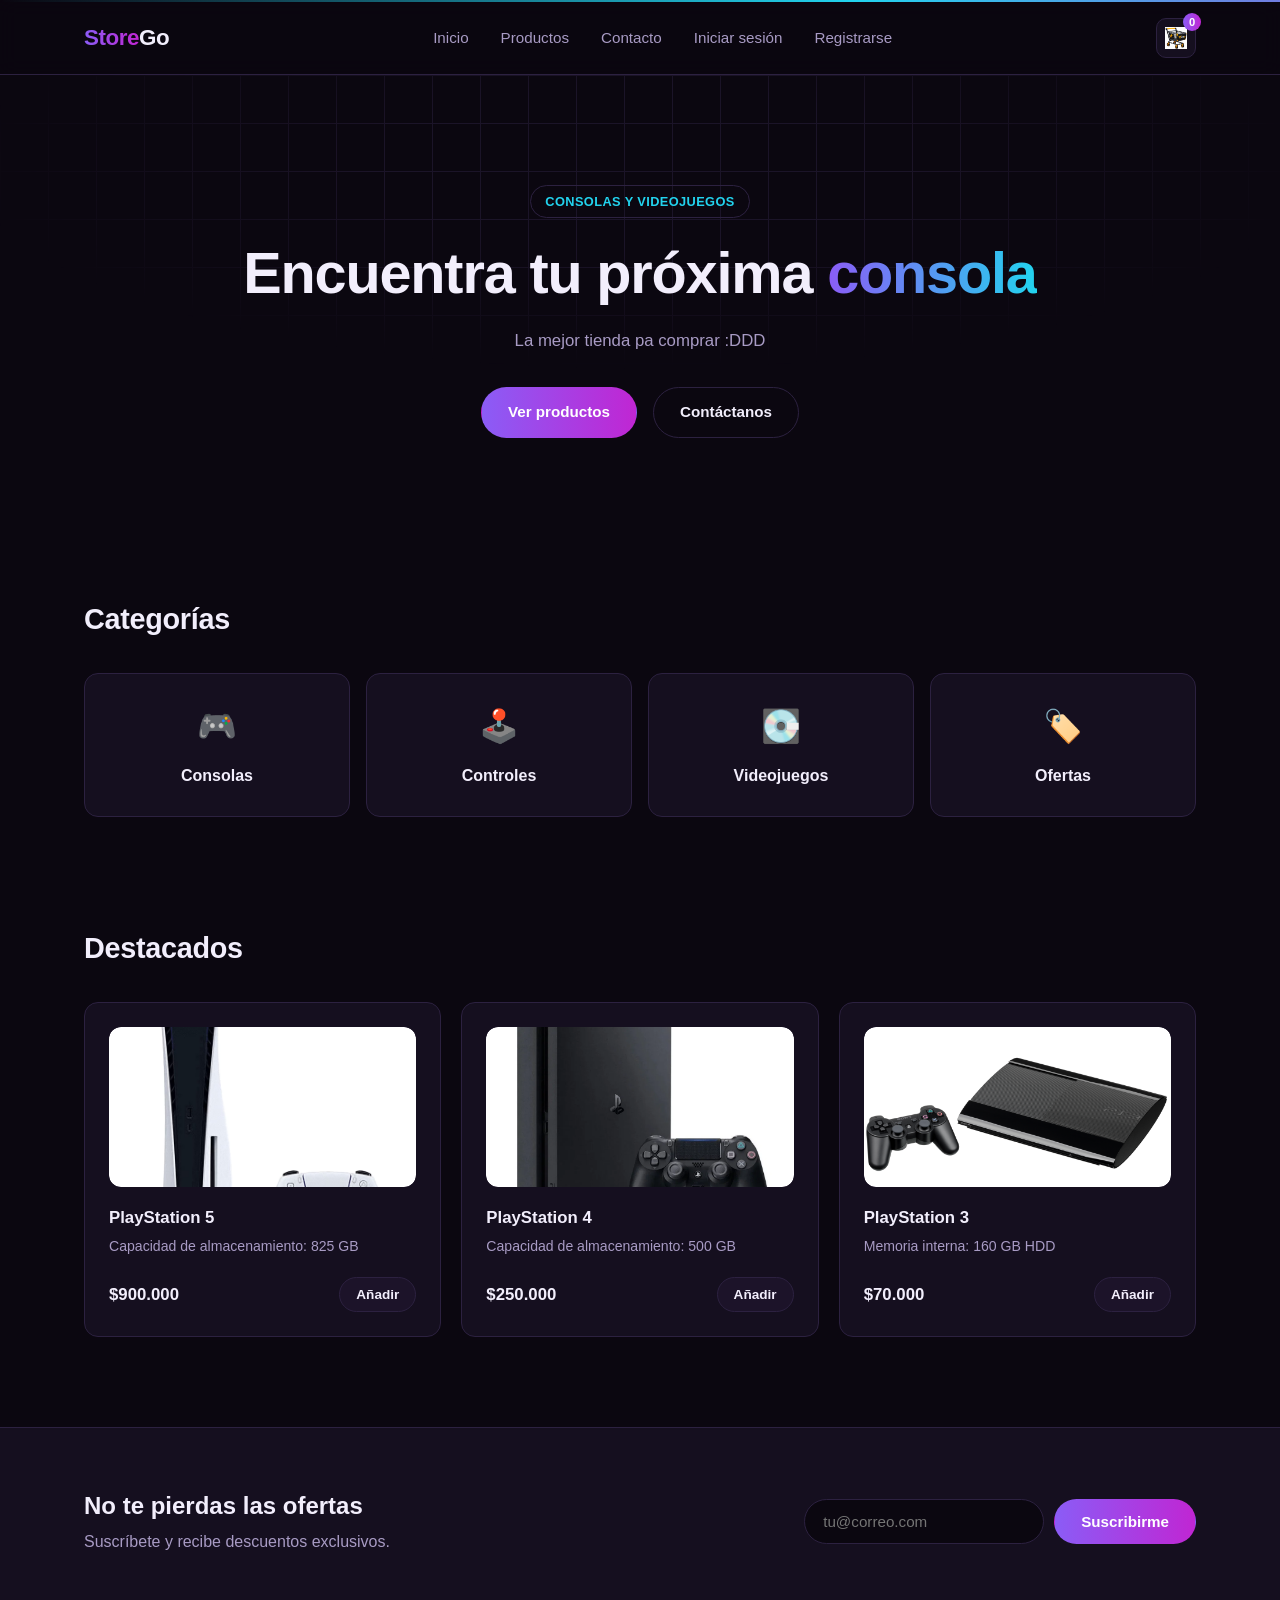
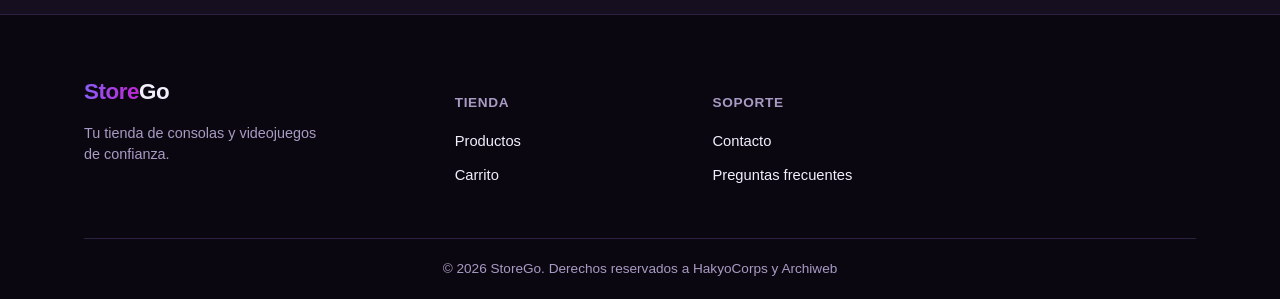
<file: index.html>
<!DOCTYPE html>
<html lang="es">
<head>
<meta charset="utf-8">
<meta name="viewport" content="width=device-width, initial-scale=1">
<title>StoreGo | Inicio</title>
<link rel="stylesheet" href="style.css">
</head>
<body>

<header class="site-header">
  <div class="scan-line"></div>
  <div class="container header-inner">
    <a href="index.html" class="logo"><span>Store</span>Go</a>
    <nav class="nav" id="mainNav">
      <a href="index.html">Inicio</a>
      <a href="productos.html">Productos</a>
      <a href="contacto.html">Contacto</a>
    </nav>
    <div class="header-actions">
      <a href="carrito.html" class="icon-btn" aria-label="Carrito">
        <img src="img/carrito_vacio.png" alt="Carrito" class="cart-icon-img" id="cartIcon">
        <span class="cart-count" id="cartCount">0</span>
      </a>
      <button class="icon-btn" id="menuToggle" aria-label="Abrir menú">
        <span class="bar"></span>
        <span class="bar"></span>
        <span class="bar"></span>
      </button>
    </div>
  </div>
</header>

<section class="hero">
  <div class="hero-grid"></div>
  <div class="container hero-inner">
    <span class="eyebrow">CONSOLAS Y VIDEOJUEGOS</span>
    <h1>Encuentra tu próxima <span class="grad-text">consola</span></h1>
    <p class="hero-copy">La mejor tienda pa comprar :DDD</p>
    <div class="hero-actions">
      <a href="productos.html" class="btn btn-primary">Ver productos</a>
      <a href="contacto.html" class="btn btn-ghost">Contáctanos</a>
    </div>
  </div>
</section>

<section class="categories">
  <div class="container">
    <h2 class="section-title">Categorías</h2>
    <div class="cat-grid">
      <div class="cat-card">
        <span class="cat-icon">🎮</span>
        <h3>Consolas</h3>
      </div>
      <div class="cat-card">
        <span class="cat-icon">🕹️</span>
        <h3>Controles</h3>
      </div>
      <div class="cat-card">
        <span class="cat-icon">💽</span>
        <h3>Videojuegos</h3>
      </div>
      <div class="cat-card">
        <span class="cat-icon">🏷️</span>
        <h3>Ofertas</h3>
      </div>
    </div>
  </div>
</section>

<section class="products">
  <div class="container">
    <h2 class="section-title">Destacados</h2>
    <div class="product-grid" id="featuredGrid"></div>
  </div>
</section>

<section class="newsletter">
  <div class="container newsletter-inner">
    <div>
      <h2>No te pierdas las ofertas</h2>
      <p>Suscríbete y recibe descuentos exclusivos.</p>
    </div>
    <form class="newsletter-form" id="newsletterForm">
      <input type="email" id="newsletterEmail" placeholder="tu@correo.com" required>
      <button type="submit" class="btn btn-primary">Suscribirme</button>
    </form>
  </div>
</section>

<footer class="site-footer">
  <div class="container">
    <div class="footer-grid">
      <div class="footer-brand">
        <div class="logo"><span>Store</span>Go</div>
        <p>Tu tienda de consolas y videojuegos de confianza.</p>
      </div>
      <div class="footer-col">
        <h4>Tienda</h4>
        <a href="productos.html">Productos</a>
        <a href="carrito.html">Carrito</a>
      </div>
      <div class="footer-col">
        <h4>Soporte</h4>
        <a href="contacto.html">Contacto</a>
        <a href="#">Preguntas frecuentes</a>
      </div>
    </div>
    <div class="footer-bottom">© 2026 StoreGo. Derechos reservados a HakyoCorps y Archiweb</div>
  </div>
</footer>

<div class="toast" id="toast"></div>

<script src="script.js"></script>
</body>
</html>
</file>
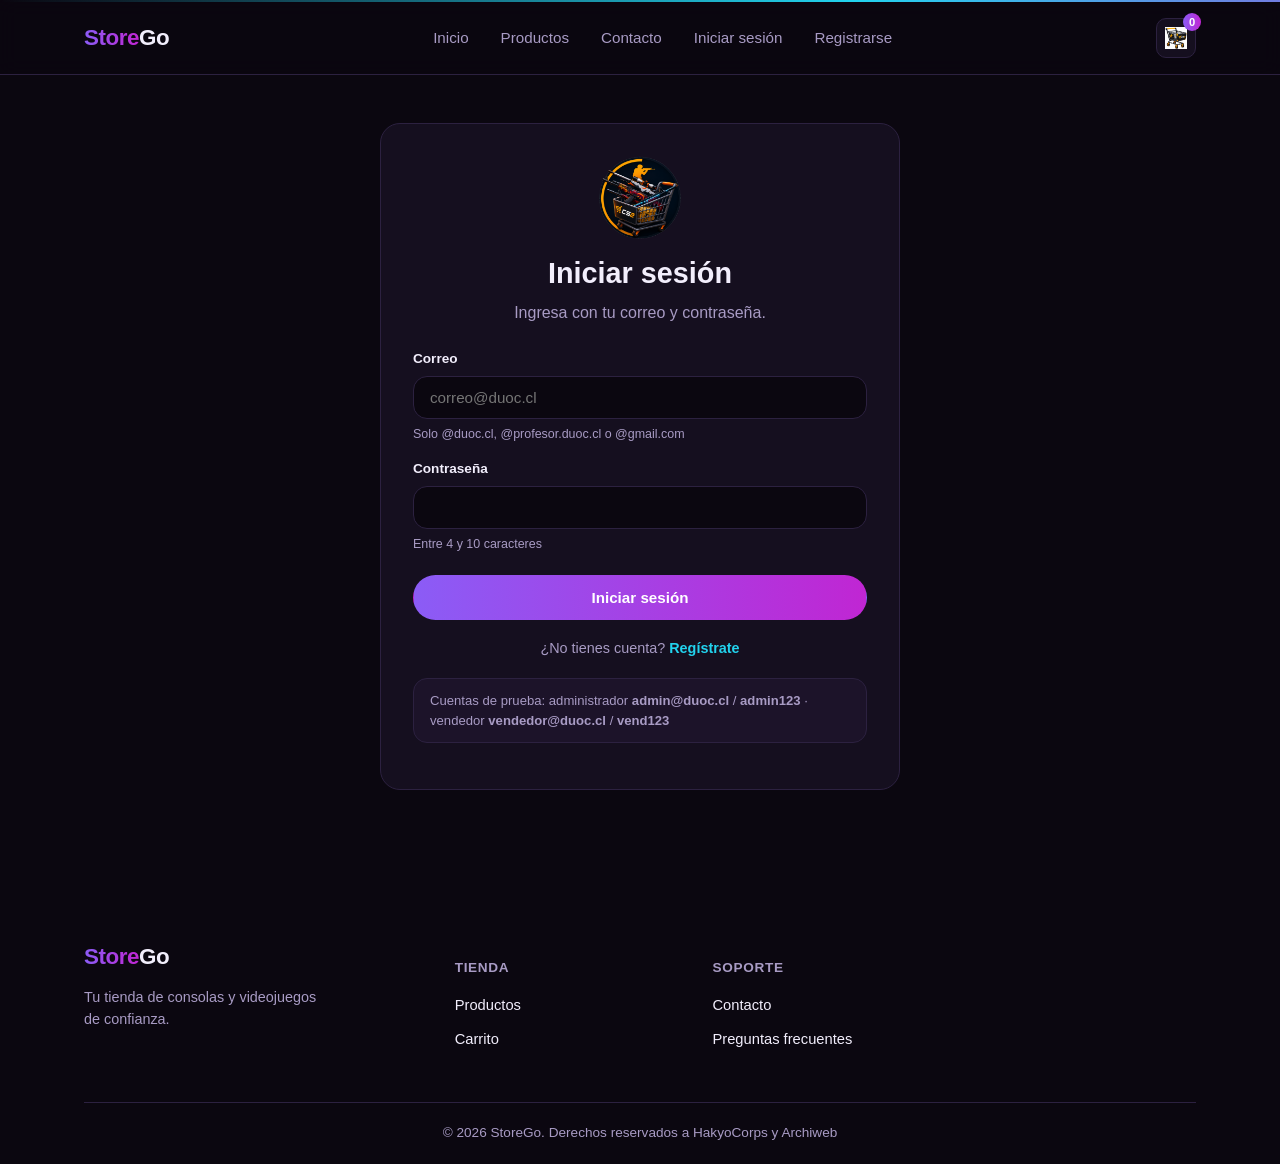
<file: admin-usuario-nuevo.html>
<!DOCTYPE html>
<html lang="es">
<head>
<meta charset="utf-8">
<meta name="viewport" content="width=device-width, initial-scale=1">
<title>StoreGo | Nuevo usuario</title>
<link rel="stylesheet" href="style.css">
</head>
<body class="admin-page" data-require-role="admin" hidden>

<aside class="admin-side">
  <a href="admin.html" class="logo"><span>Store</span>Go</a>
  <a href="admin.html">Dashboard</a>
  <a href="#" class="disabled" aria-disabled="true">Productos (próximamente)</a>
  <a href="#" class="disabled" aria-disabled="true" data-roles="admin">Usuarios (próximamente)</a>
  <a href="admin-usuario-nuevo.html" data-roles="admin" class="active">Nuevo usuario</a>
  <a href="index.html">Ver tienda</a>
  <div class="spacer"></div>
  <a href="#" id="logoutBtn">Cerrar sesión</a>
</aside>

<main class="admin-main">
  <h1>Nuevo usuario</h1>
  <form class="auth-card wide" id="registerForm" novalidate>
    <div class="form-grid">
      <div class="form-field">
        <label for="run">RUN</label>
        <input type="text" id="run" name="run" autocomplete="off">
        <small class="field-hint">Sin puntos ni guion, de 7 a 9 caracteres. Ej: 111111111</small>
        <small class="field-error" id="run-error"></small>
      </div>
      <div class="form-field">
        <label for="fechaNacimiento">Fecha de nacimiento (opcional)</label>
        <input type="date" id="fechaNacimiento" name="fechaNacimiento">
        <small class="field-error" id="fechaNacimiento-error"></small>
      </div>
      <div class="form-field">
        <label for="nombre">Nombre</label>
        <input type="text" id="nombre" name="nombre" autocomplete="given-name">
        <small class="field-error" id="nombre-error"></small>
      </div>
      <div class="form-field">
        <label for="apellidos">Apellidos</label>
        <input type="text" id="apellidos" name="apellidos" autocomplete="family-name">
        <small class="field-error" id="apellidos-error"></small>
      </div>
      <div class="form-field">
        <label for="email">Correo</label>
        <input type="email" id="email" name="email" placeholder="correo@duoc.cl" autocomplete="email">
        <small class="field-hint">Solo @duoc.cl, @profesor.duoc.cl o @gmail.com</small>
        <small class="field-error" id="email-error"></small>
      </div>
      <div class="form-field">
        <label for="emailConfirm">Confirmar correo</label>
        <input type="email" id="emailConfirm" name="emailConfirm" autocomplete="off">
        <small class="field-error" id="emailConfirm-error"></small>
      </div>
      <div class="form-field">
        <label for="password">Contraseña</label>
        <input type="password" id="password" name="password" autocomplete="new-password">
        <small class="field-hint">Entre 4 y 10 caracteres</small>
        <small class="field-error" id="password-error"></small>
      </div>
      <div class="form-field">
        <label for="passwordConfirm">Confirmar contraseña</label>
        <input type="password" id="passwordConfirm" name="passwordConfirm" autocomplete="new-password">
        <small class="field-error" id="passwordConfirm-error"></small>
      </div>
      <div class="form-field">
        <label for="telefono">Teléfono (opcional)</label>
        <input type="tel" id="telefono" name="telefono" placeholder="+56912345678">
        <small class="field-error" id="telefono-error"></small>
      </div>
      <div class="form-field full">
        <label for="tipoUsuario">Tipo de usuario</label>
        <select id="tipoUsuario" name="tipoUsuario">
          <option value="">-- Seleccione el tipo --</option>
          <option value="admin">Administrador</option>
          <option value="cliente">Cliente</option>
          <option value="vendedor">Vendedor</option>
        </select>
        <small class="field-error" id="tipoUsuario-error"></small>
      </div>
      <div class="form-field">
        <label for="region">Región</label>
        <select id="region" name="region"></select>
        <small class="field-error" id="region-error"></small>
      </div>
      <div class="form-field">
        <label for="comuna">Comuna</label>
        <select id="comuna" name="comuna"></select>
        <small class="field-error" id="comuna-error"></small>
      </div>
      <div class="form-field full">
        <label for="direccion">Dirección</label>
        <input type="text" id="direccion" name="direccion" autocomplete="street-address">
        <small class="field-hint">Máximo 300 caracteres</small>
        <small class="field-error" id="direccion-error"></small>
      </div>
    </div>
    <div class="auth-actions">
      <button type="submit" class="btn btn-primary">Registrar</button>
    </div>
  </form>
</main>

<div class="toast" id="toast"></div>
<script src="script.js"></script>
</body>
</html>
</file>
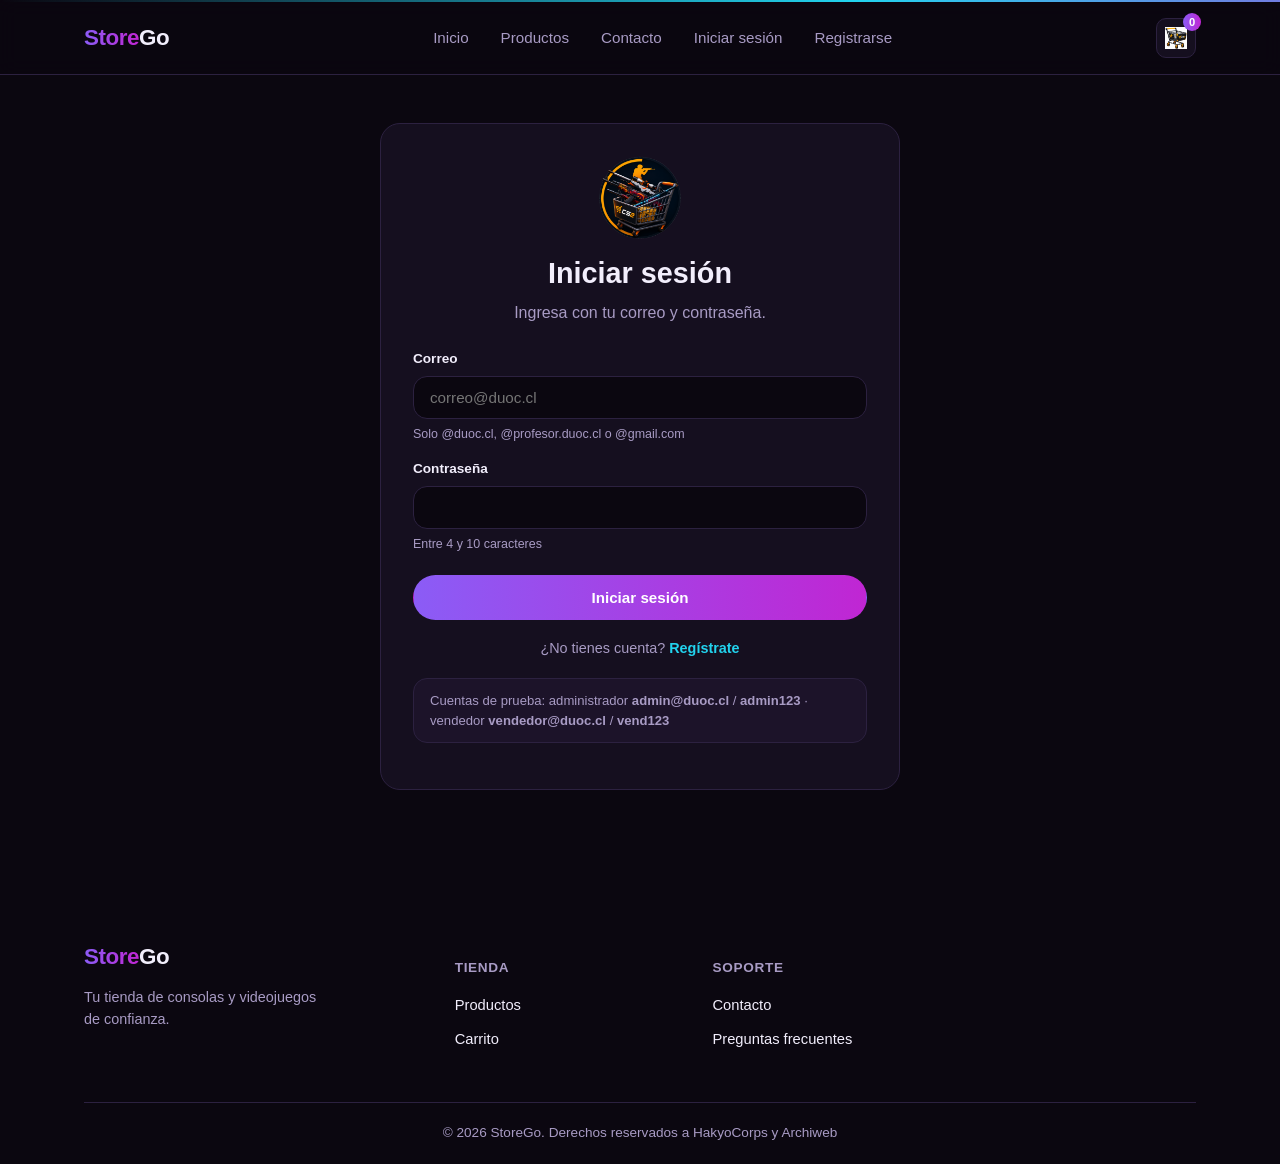
<file: admin.html>
<!DOCTYPE html>
<html lang="es">
<head>
<meta charset="utf-8">
<meta name="viewport" content="width=device-width, initial-scale=1">
<title>StoreGo | Administrador</title>
<link rel="stylesheet" href="style.css">
</head>
<body class="admin-page" data-require-role="admin,vendedor" hidden>

<aside class="admin-side">
  <a href="admin.html" class="logo"><span>Store</span>Go</a>
  <a href="admin.html" class="active">Dashboard</a>
  <a href="#" class="disabled" aria-disabled="true">Productos (próximamente)</a>
  <a href="#" class="disabled" aria-disabled="true" data-roles="admin">Usuarios (próximamente)</a>
  <a href="admin-usuario-nuevo.html" data-roles="admin">Nuevo usuario</a>
  <a href="index.html">Ver tienda</a>
  <div class="spacer"></div>
  <a href="#" id="logoutBtn">Cerrar sesión</a>
</aside>

<main class="admin-main">
  <h1>¡HOLA <span data-user-name></span>!</h1>
  <span class="role-badge" data-user-role></span>
  <div class="stat-grid">
    <div class="stat-card"><strong id="statProducts">0</strong><span>Productos en la tienda</span></div>
    <div class="stat-card"><strong id="statUsers">0</strong><span>Usuarios registrados</span></div>
  </div>
</main>

<div class="toast" id="toast"></div>
<script src="script.js"></script>
</body>
</html>
</file>
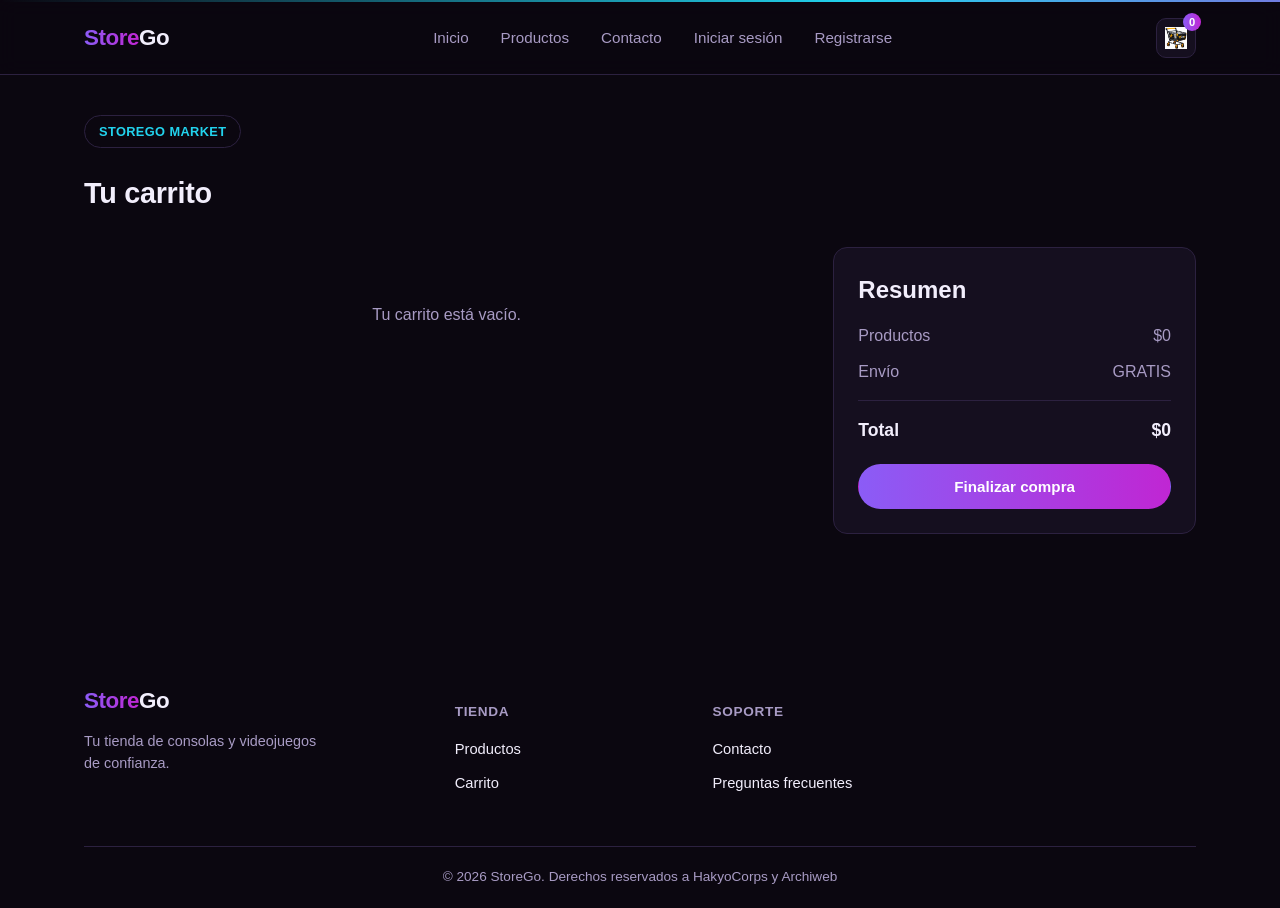
<file: carrito.html>
<!DOCTYPE html>
<html lang="es">
<head>
<meta charset="utf-8">
<meta name="viewport" content="width=device-width, initial-scale=1">
<title>StoreGo | Carrito</title>
<link rel="stylesheet" href="style.css">
</head>
<body>

<header class="site-header">
  <div class="scan-line"></div>
  <div class="container header-inner">
    <a href="index.html" class="logo"><span>Store</span>Go</a>
    <nav class="nav" id="mainNav">
      <a href="index.html">Inicio</a>
      <a href="productos.html">Productos</a>
      <a href="contacto.html">Contacto</a>
    </nav>
    <div class="header-actions">
      <a href="carrito.html" class="icon-btn" aria-label="Carrito">
        <img src="img/carrito_vacio.png" alt="Carrito" class="cart-icon-img" id="cartIcon">
        <span class="cart-count" id="cartCount">0</span>
      </a>
      <button class="icon-btn" id="menuToggle" aria-label="Abrir menú">
        <span class="bar"></span>
        <span class="bar"></span>
        <span class="bar"></span>
      </button>
    </div>
  </div>
</header>

<section class="products">
  <div class="container">
    <span class="eyebrow">STOREGO MARKET</span>
    <h2 class="section-title">Tu carrito</h2>
    <div class="carrito-layout">
      <div id="items-carrito" class="items-carrito"></div>
      <aside class="resumen">
        <h2>Resumen</h2>
        <div class="resumen-linea">
          <span>Productos</span>
          <span id="subtotal">$0</span>
        </div>
        <div class="resumen-linea">
          <span>Envío</span>
          <span>GRATIS</span>
        </div>
        <hr>
        <div class="resumen-linea total">
          <span>Total</span>
          <strong id="total">$0</strong>
        </div>
        <button class="btn btn-primary" id="finalizarCompra">Finalizar compra</button>
      </aside>
    </div>
  </div>
</section>

<footer class="site-footer">
  <div class="container">
    <div class="footer-grid">
      <div class="footer-brand">
        <div class="logo"><span>Store</span>Go</div>
        <p>Tu tienda de consolas y videojuegos de confianza.</p>
      </div>
      <div class="footer-col">
        <h4>Tienda</h4>
        <a href="productos.html">Productos</a>
        <a href="carrito.html">Carrito</a>
      </div>
      <div class="footer-col">
        <h4>Soporte</h4>
        <a href="contacto.html">Contacto</a>
        <a href="#">Preguntas frecuentes</a>
      </div>
    </div>
    <div class="footer-bottom">© 2026 StoreGo. Derechos reservados a HakyoCorps y Archiweb</div>
  </div>
</footer>

<div class="toast" id="toast"></div>

<script src="script.js"></script>
</body>
</html>
</file>
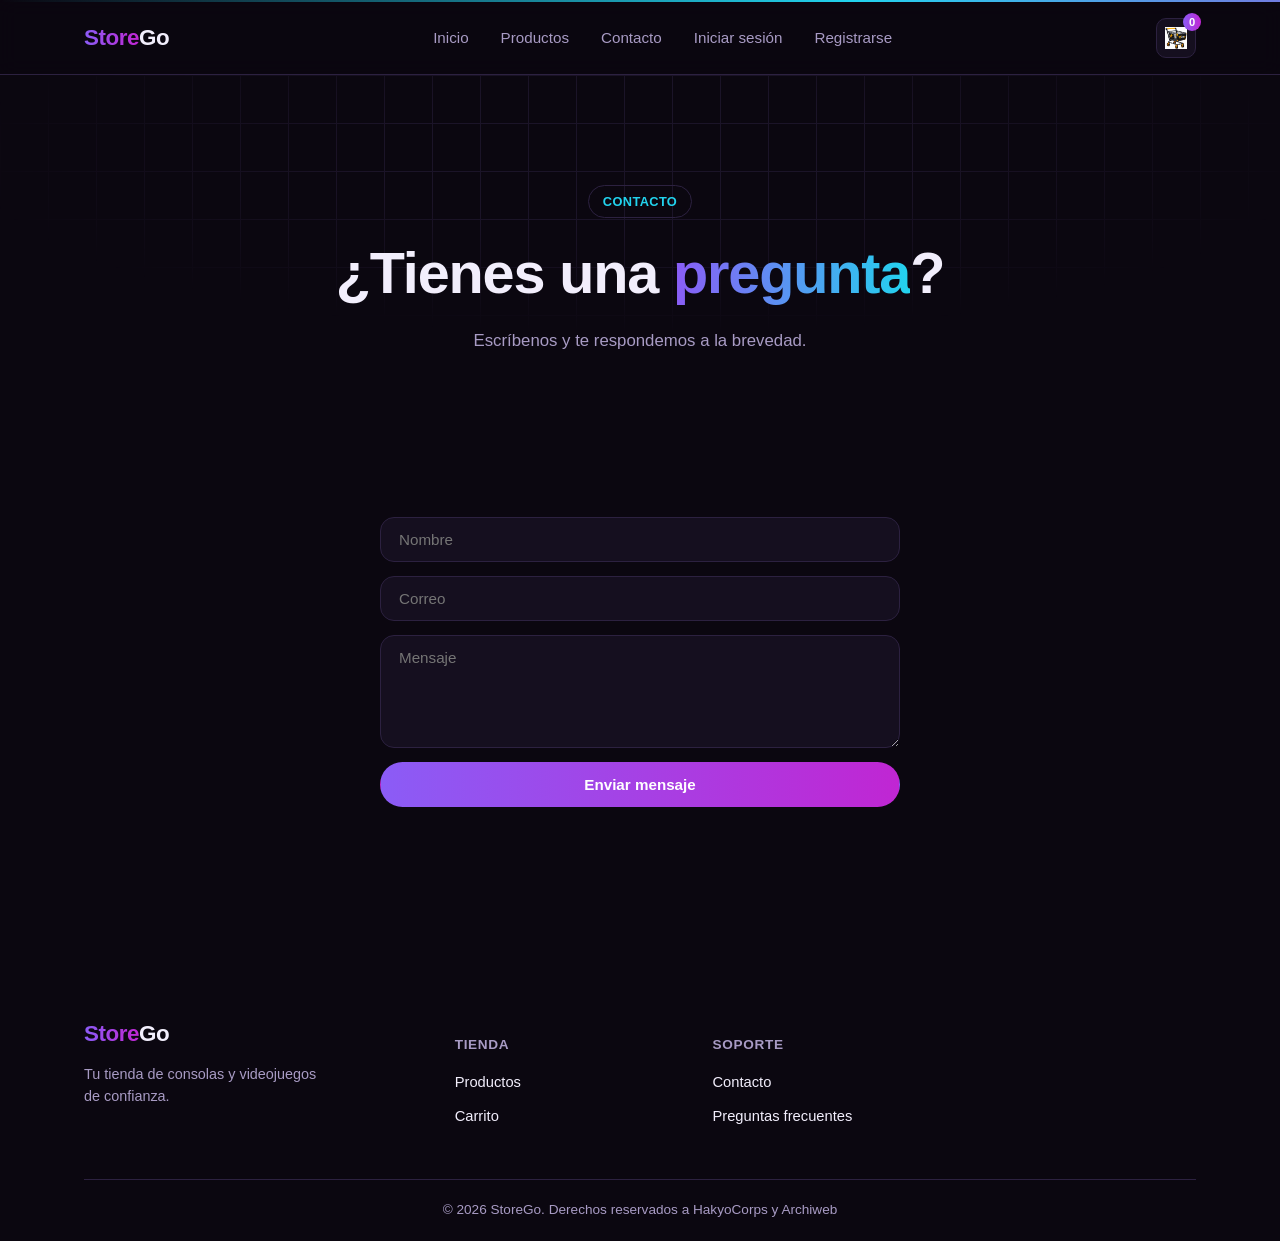
<file: contacto.html>
<!DOCTYPE html>
<html lang="es">
<head>
<meta charset="utf-8">
<meta name="viewport" content="width=device-width, initial-scale=1">
<title>StoreGo | Contacto</title>
<link rel="stylesheet" href="style.css">
</head>
<body>

<header class="site-header">
  <div class="scan-line"></div>
  <div class="container header-inner">
    <a href="index.html" class="logo"><span>Store</span>Go</a>
    <nav class="nav" id="mainNav">
      <a href="index.html">Inicio</a>
      <a href="productos.html">Productos</a>
      <a href="contacto.html">Contacto</a>
    </nav>
    <div class="header-actions">
      <a href="carrito.html" class="icon-btn" aria-label="Carrito">
        <img src="img/carrito_vacio.png" alt="Carrito" class="cart-icon-img" id="cartIcon">
        <span class="cart-count" id="cartCount">0</span>
      </a>
      <button class="icon-btn" id="menuToggle" aria-label="Abrir menú">
        <span class="bar"></span>
        <span class="bar"></span>
        <span class="bar"></span>
      </button>
    </div>
  </div>
</header>

<section class="hero">
  <div class="hero-grid"></div>
  <div class="container hero-inner">
    <span class="eyebrow">CONTACTO</span>
    <h1>¿Tienes una <span class="grad-text">pregunta</span>?</h1>
    <p class="hero-copy">Escríbenos y te respondemos a la brevedad.</p>
  </div>
</section>

<section class="products">
  <div class="container">
    <form class="contact-form" id="contactForm">
      <input type="text" placeholder="Nombre" required>
      <input type="email" id="contactEmail" placeholder="Correo" required>
      <textarea placeholder="Mensaje" rows="5" required></textarea>
      <button type="submit" class="btn btn-primary">Enviar mensaje</button>
    </form>
  </div>
</section>

<footer class="site-footer">
  <div class="container">
    <div class="footer-grid">
      <div class="footer-brand">
        <div class="logo"><span>Store</span>Go</div>
        <p>Tu tienda de consolas y videojuegos de confianza.</p>
      </div>
      <div class="footer-col">
        <h4>Tienda</h4>
        <a href="productos.html">Productos</a>
        <a href="carrito.html">Carrito</a>
      </div>
      <div class="footer-col">
        <h4>Soporte</h4>
        <a href="contacto.html">Contacto</a>
        <a href="#">Preguntas frecuentes</a>
      </div>
    </div>
    <div class="footer-bottom">© 2026 StoreGo. Derechos reservados a HakyoCorps y Archiweb</div>
  </div>
</footer>

<div class="toast" id="toast"></div>

<script src="script.js"></script>
</body>
</html>
</file>
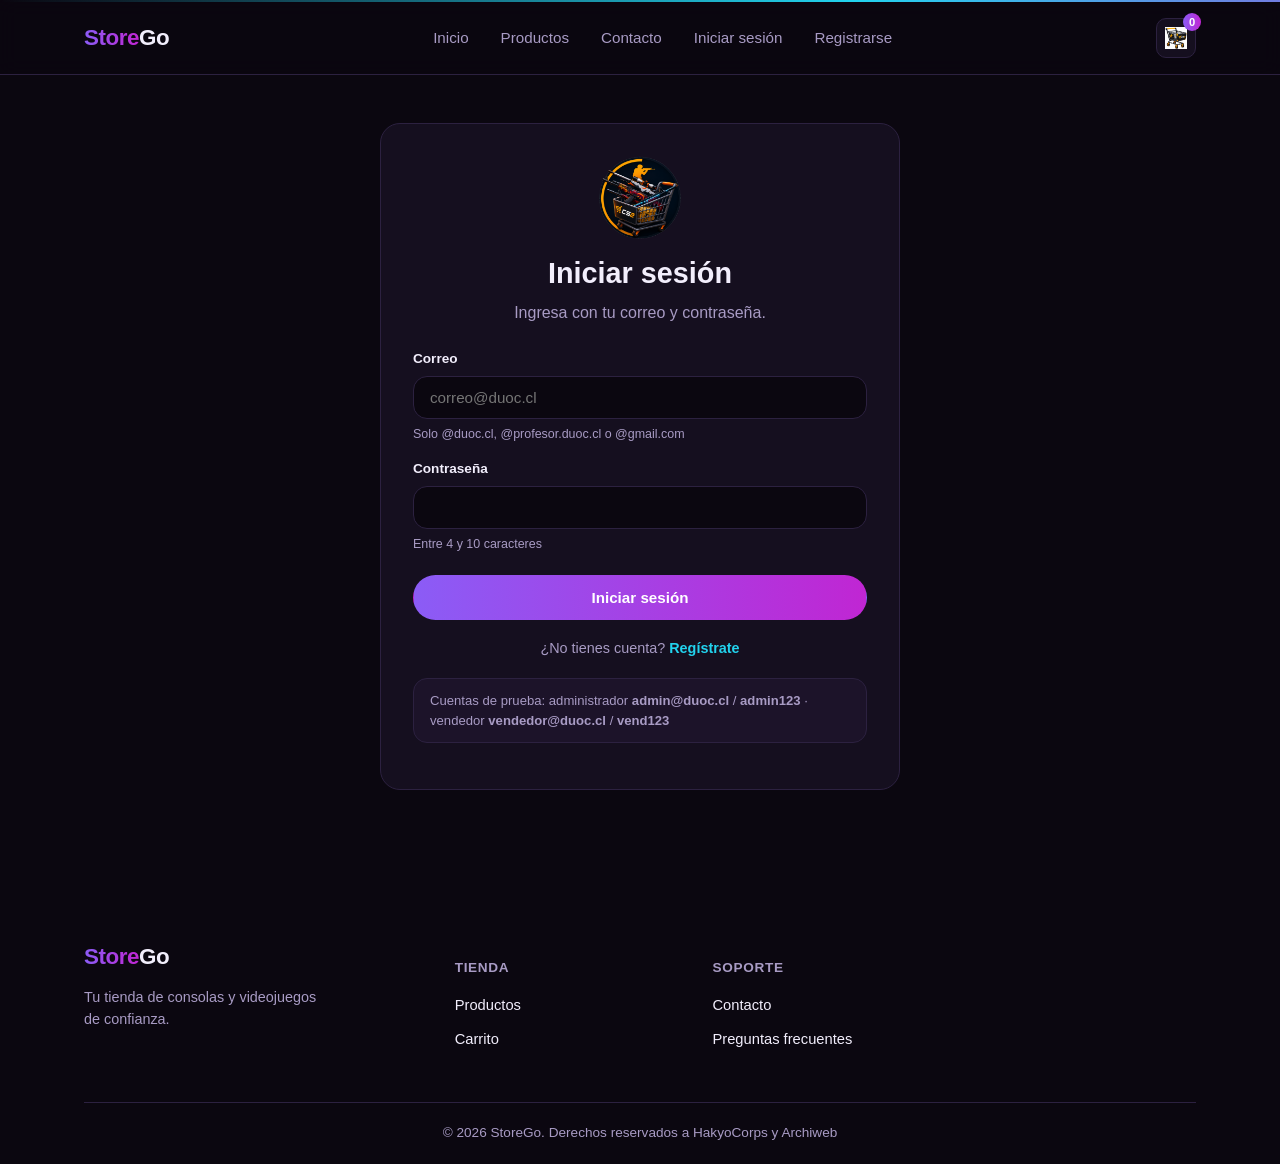
<file: login.html>
<!DOCTYPE html>
<html lang="es">
<head>
<meta charset="utf-8">
<meta name="viewport" content="width=device-width, initial-scale=1">
<title>StoreGo | Iniciar sesión</title>
<link rel="stylesheet" href="style.css">
</head>
<body>

<header class="site-header">
  <div class="scan-line"></div>
  <div class="container header-inner">
    <a href="index.html" class="logo"><span>Store</span>Go</a>
    <nav class="nav" id="mainNav">
      <a href="index.html">Inicio</a>
      <a href="productos.html">Productos</a>
      <a href="contacto.html">Contacto</a>
    </nav>
    <div class="header-actions">
      <a href="carrito.html" class="icon-btn" aria-label="Carrito">
        <img src="img/carrito_vacio.png" alt="Carrito" class="cart-icon-img" id="cartIcon">
        <span class="cart-count" id="cartCount">0</span>
      </a>
      <button class="icon-btn" id="menuToggle" aria-label="Abrir menú">
        <span class="bar"></span>
        <span class="bar"></span>
        <span class="bar"></span>
      </button>
    </div>
  </div>
</header>

<section class="auth-section">
  <div class="container">
    <form class="auth-card" id="loginForm" novalidate>
      <div class="auth-brand">
        <img src="img/logo_tienda_transparent.png" alt="Logo StoreGo" class="auth-logo">
        <h1>Iniciar sesión</h1>
        <p class="auth-sub">Ingresa con tu correo y contraseña.</p>
      </div>
      <div class="form-grid">
      <div class="form-field full">
        <label for="email">Correo</label>
        <input type="email" id="email" name="email" placeholder="correo@duoc.cl" autocomplete="email">
        <small class="field-hint">Solo @duoc.cl, @profesor.duoc.cl o @gmail.com</small>
        <small class="field-error" id="email-error"></small>
      </div>
      <div class="form-field full">
        <label for="password">Contraseña</label>
        <input type="password" id="password" name="password" autocomplete="current-password">
        <small class="field-hint">Entre 4 y 10 caracteres</small>
        <small class="field-error" id="password-error"></small>
      </div>
      </div>
      <div class="auth-actions">
        <button type="submit" class="btn btn-primary">Iniciar sesión</button>
      </div>
      <p class="auth-alt">¿No tienes cuenta? <a href="registro.html">Regístrate</a></p>
      <p class="demo-note">Cuentas de prueba: administrador <strong>admin@duoc.cl</strong> / <strong>admin123</strong> · vendedor <strong>vendedor@duoc.cl</strong> / <strong>vend123</strong></p>
    </form>
  </div>
</section>

<footer class="site-footer">
  <div class="container">
    <div class="footer-grid">
      <div class="footer-brand">
        <div class="logo"><span>Store</span>Go</div>
        <p>Tu tienda de consolas y videojuegos de confianza.</p>
      </div>
      <div class="footer-col">
        <h4>Tienda</h4>
        <a href="productos.html">Productos</a>
        <a href="carrito.html">Carrito</a>
      </div>
      <div class="footer-col">
        <h4>Soporte</h4>
        <a href="contacto.html">Contacto</a>
        <a href="#">Preguntas frecuentes</a>
      </div>
    </div>
    <div class="footer-bottom">© 2026 StoreGo. Derechos reservados a HakyoCorps y Archiweb</div>
  </div>
</footer>

<div class="toast" id="toast"></div>

<script src="script.js"></script>
</body>
</html>
</file>
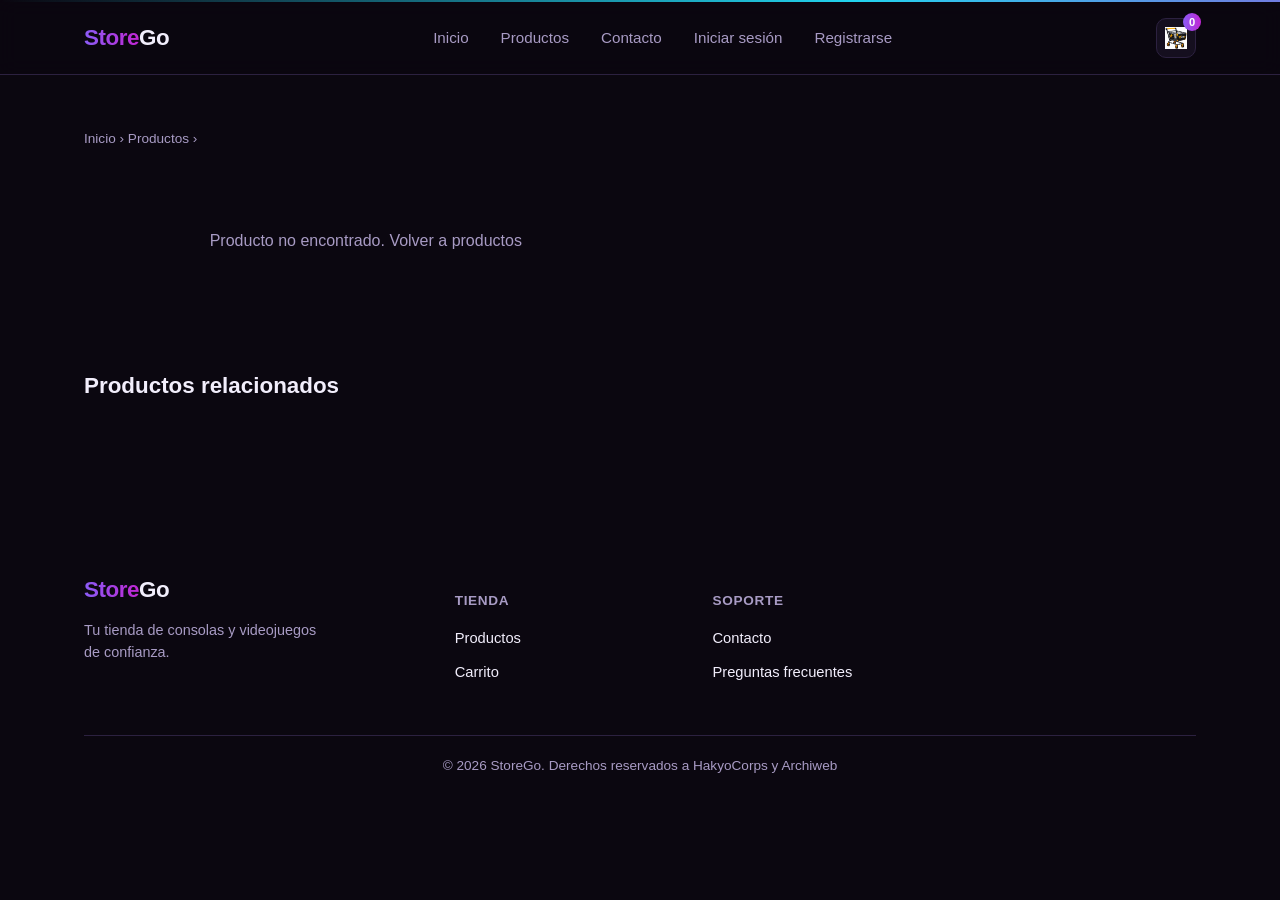
<file: producto.html>
<!DOCTYPE html>
<html lang="es">
<head>
<meta charset="utf-8">
<meta name="viewport" content="width=device-width, initial-scale=1">
<title>StoreGo | Producto</title>
<link rel="stylesheet" href="style.css">
</head>
<body>

<header class="site-header">
  <div class="scan-line"></div>
  <div class="container header-inner">
    <a href="index.html" class="logo"><span>Store</span>Go</a>
    <nav class="nav" id="mainNav">
      <a href="index.html">Inicio</a>
      <a href="productos.html">Productos</a>
      <a href="contacto.html">Contacto</a>
    </nav>
    <div class="header-actions">
      <a href="carrito.html" class="icon-btn" aria-label="Carrito">
        <img src="img/carrito_vacio.png" alt="Carrito" class="cart-icon-img" id="cartIcon">
        <span class="cart-count" id="cartCount">0</span>
      </a>
      <button class="icon-btn" id="menuToggle" aria-label="Abrir menú">
        <span class="bar"></span>
        <span class="bar"></span>
        <span class="bar"></span>
      </button>
    </div>
  </div>
</header>

<section class="products">
  <div class="container">
    <p class="breadcrumb"><a href="index.html">Inicio</a> › <a href="productos.html">Productos</a> › <span id="crumbName"></span></p>
    <div class="detail-layout" id="productDetail"></div>
    <h2 class="related-title">Productos relacionados</h2>
    <div class="product-grid" id="relatedGrid"></div>
  </div>
</section>

<footer class="site-footer">
  <div class="container">
    <div class="footer-grid">
      <div class="footer-brand">
        <div class="logo"><span>Store</span>Go</div>
        <p>Tu tienda de consolas y videojuegos de confianza.</p>
      </div>
      <div class="footer-col">
        <h4>Tienda</h4>
        <a href="productos.html">Productos</a>
        <a href="carrito.html">Carrito</a>
      </div>
      <div class="footer-col">
        <h4>Soporte</h4>
        <a href="contacto.html">Contacto</a>
        <a href="#">Preguntas frecuentes</a>
      </div>
    </div>
    <div class="footer-bottom">© 2026 StoreGo. Derechos reservados a HakyoCorps y Archiweb</div>
  </div>
</footer>

<div class="toast" id="toast"></div>

<script src="script.js"></script>
</body>
</html>
</file>
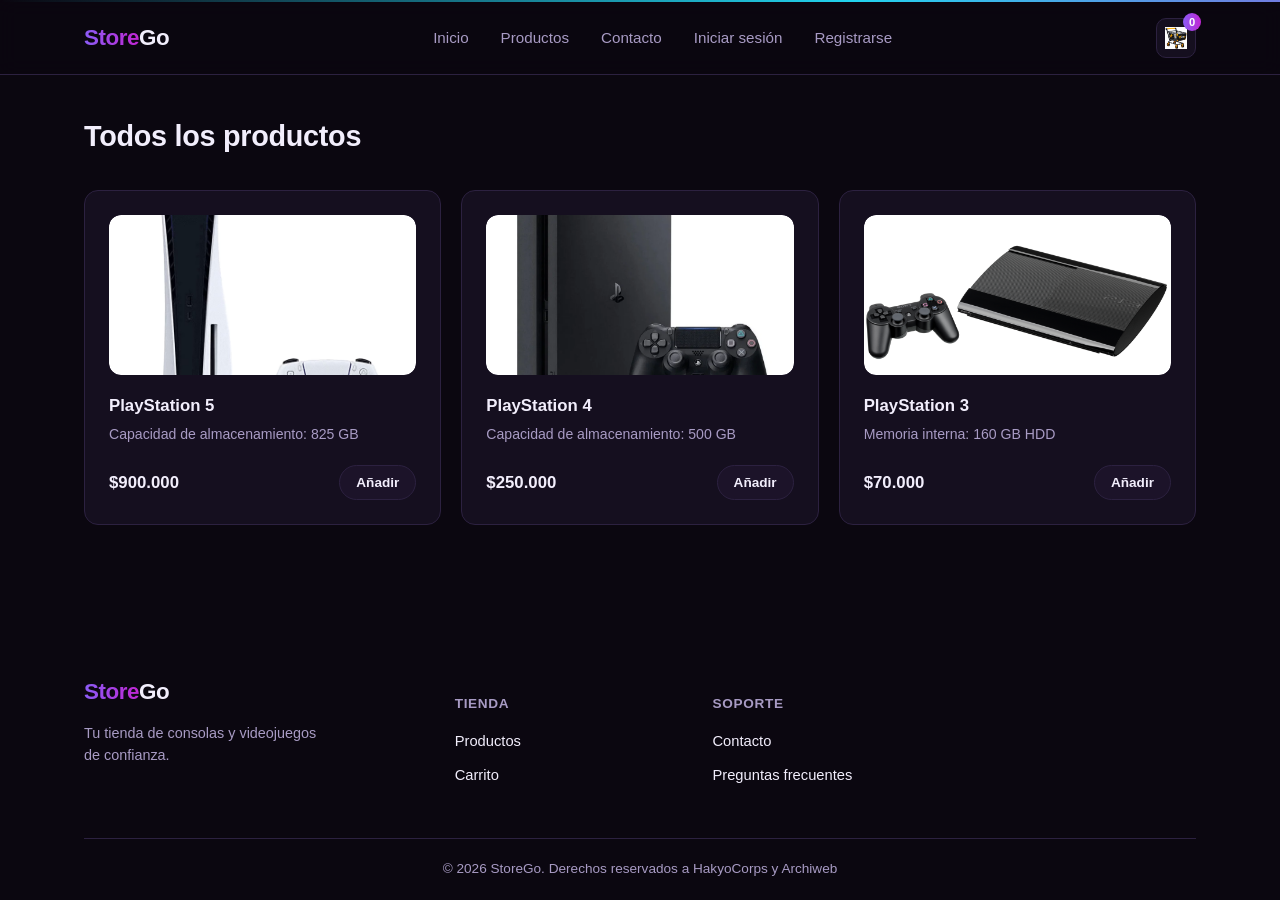
<file: productos.html>
<!DOCTYPE html>
<html lang="es">
<head>
<meta charset="utf-8">
<meta name="viewport" content="width=device-width, initial-scale=1">
<title>StoreGo | Productos</title>
<link rel="stylesheet" href="style.css">
</head>
<body>

<header class="site-header">
  <div class="scan-line"></div>
  <div class="container header-inner">
    <a href="index.html" class="logo"><span>Store</span>Go</a>
    <nav class="nav" id="mainNav">
      <a href="index.html">Inicio</a>
      <a href="productos.html">Productos</a>
      <a href="contacto.html">Contacto</a>
    </nav>
    <div class="header-actions">
      <a href="carrito.html" class="icon-btn" aria-label="Carrito">
        <img src="img/carrito_vacio.png" alt="Carrito" class="cart-icon-img" id="cartIcon">
        <span class="cart-count" id="cartCount">0</span>
      </a>
      <button class="icon-btn" id="menuToggle" aria-label="Abrir menú">
        <span class="bar"></span>
        <span class="bar"></span>
        <span class="bar"></span>
      </button>
    </div>
  </div>
</header>

<section class="products">
  <div class="container">
    <h2 class="section-title">Todos los productos</h2>
    <div class="product-grid" id="productGrid"></div>
  </div>
</section>

<footer class="site-footer">
  <div class="container">
    <div class="footer-grid">
      <div class="footer-brand">
        <div class="logo"><span>Store</span>Go</div>
        <p>Tu tienda de consolas y videojuegos de confianza.</p>
      </div>
      <div class="footer-col">
        <h4>Tienda</h4>
        <a href="productos.html">Productos</a>
        <a href="carrito.html">Carrito</a>
      </div>
      <div class="footer-col">
        <h4>Soporte</h4>
        <a href="contacto.html">Contacto</a>
        <a href="#">Preguntas frecuentes</a>
      </div>
    </div>
    <div class="footer-bottom">© 2026 StoreGo. Derechos reservados a HakyoCorps y Archiweb</div>
  </div>
</footer>

<div class="toast" id="toast"></div>

<script src="script.js"></script>
</body>
</html>
</file>
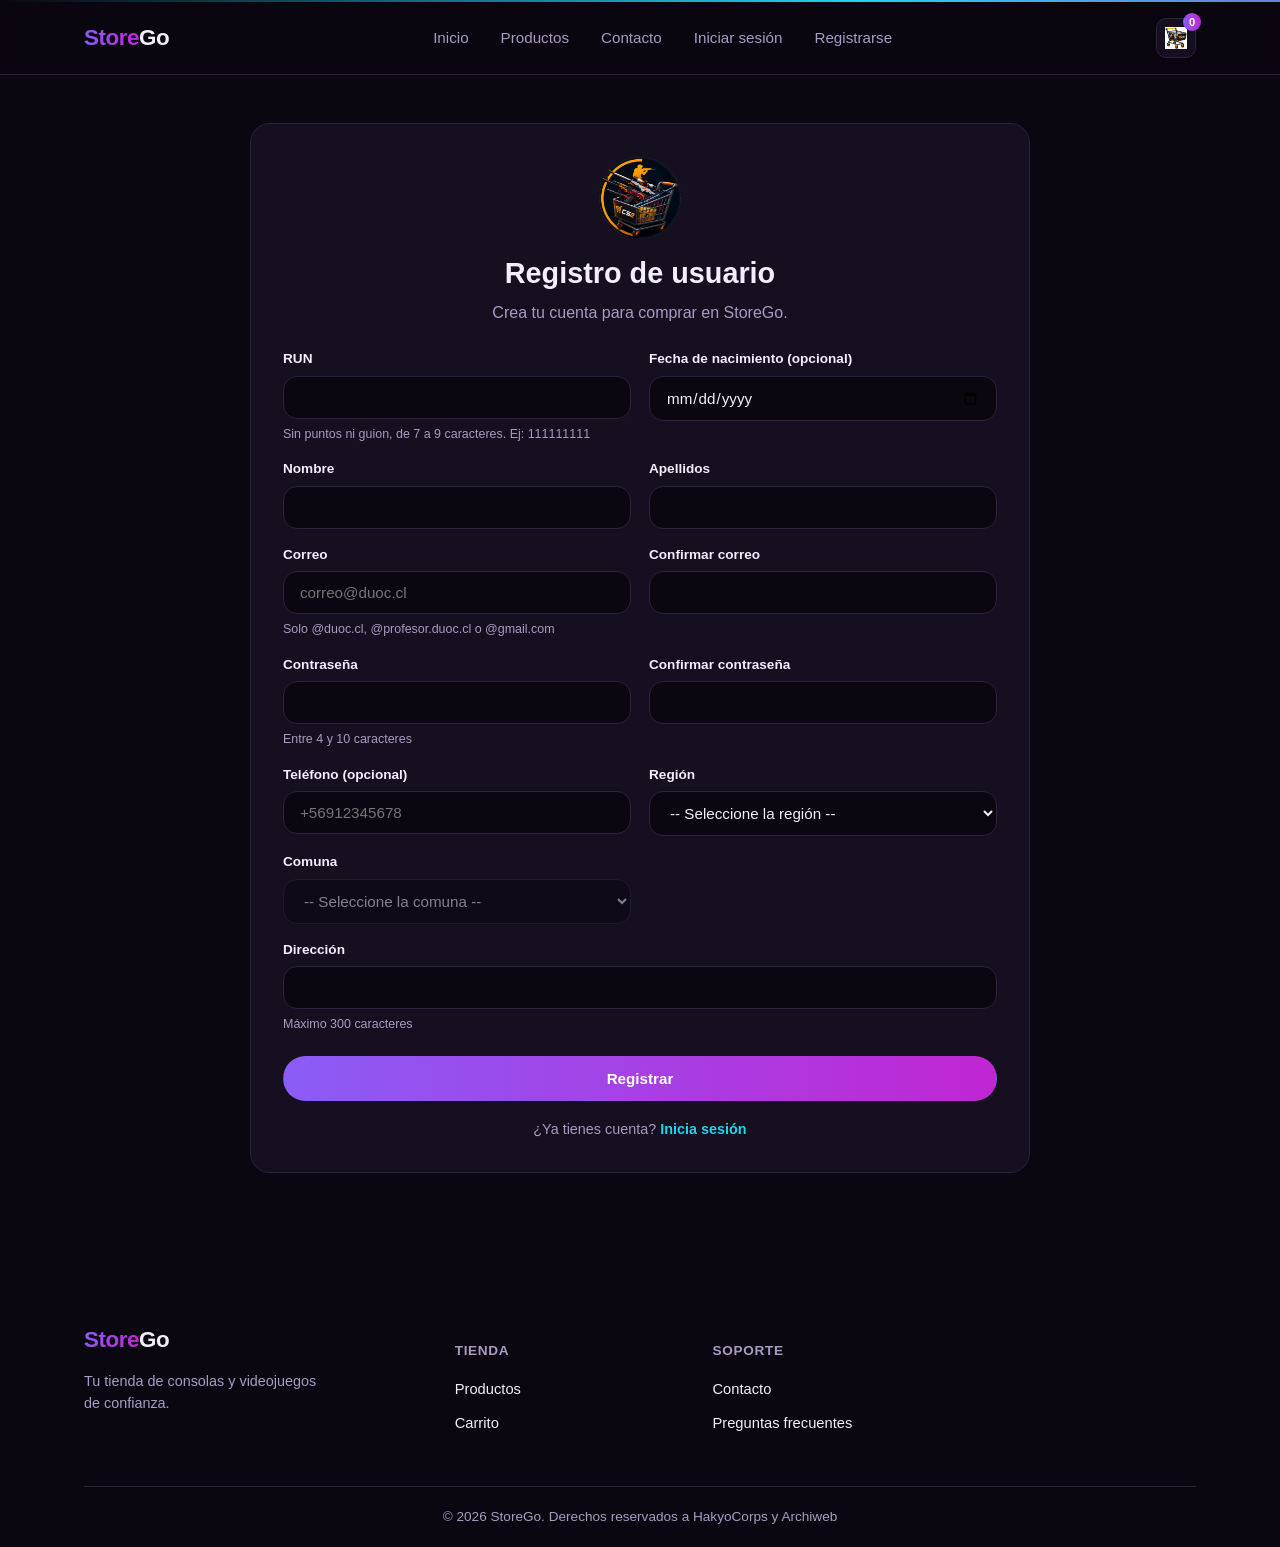
<file: registro.html>
<!DOCTYPE html>
<html lang="es">
<head>
<meta charset="utf-8">
<meta name="viewport" content="width=device-width, initial-scale=1">
<title>StoreGo | Registro</title>
<link rel="stylesheet" href="style.css">
</head>
<body>

<header class="site-header">
  <div class="scan-line"></div>
  <div class="container header-inner">
    <a href="index.html" class="logo"><span>Store</span>Go</a>
    <nav class="nav" id="mainNav">
      <a href="index.html">Inicio</a>
      <a href="productos.html">Productos</a>
      <a href="contacto.html">Contacto</a>
    </nav>
    <div class="header-actions">
      <a href="carrito.html" class="icon-btn" aria-label="Carrito">
        <img src="img/carrito_vacio.png" alt="Carrito" class="cart-icon-img" id="cartIcon">
        <span class="cart-count" id="cartCount">0</span>
      </a>
      <button class="icon-btn" id="menuToggle" aria-label="Abrir menú">
        <span class="bar"></span>
        <span class="bar"></span>
        <span class="bar"></span>
      </button>
    </div>
  </div>
</header>

<section class="auth-section">
  <div class="container">
    <form class="auth-card wide" id="registerForm" novalidate>
      <div class="auth-brand">
        <img src="img/logo_tienda_transparent.png" alt="Logo StoreGo" class="auth-logo">
        <h1>Registro de usuario</h1>
        <p class="auth-sub">Crea tu cuenta para comprar en StoreGo.</p>
      </div>
      <div class="form-grid">
      <div class="form-field">
        <label for="run">RUN</label>
        <input type="text" id="run" name="run" autocomplete="off">
        <small class="field-hint">Sin puntos ni guion, de 7 a 9 caracteres. Ej: 111111111</small>
        <small class="field-error" id="run-error"></small>
      </div>
      <div class="form-field">
        <label for="fechaNacimiento">Fecha de nacimiento (opcional)</label>
        <input type="date" id="fechaNacimiento" name="fechaNacimiento">
        <small class="field-error" id="fechaNacimiento-error"></small>
      </div>
      <div class="form-field">
        <label for="nombre">Nombre</label>
        <input type="text" id="nombre" name="nombre" autocomplete="given-name">
        <small class="field-error" id="nombre-error"></small>
      </div>
      <div class="form-field">
        <label for="apellidos">Apellidos</label>
        <input type="text" id="apellidos" name="apellidos" autocomplete="family-name">
        <small class="field-error" id="apellidos-error"></small>
      </div>
      <div class="form-field">
        <label for="email">Correo</label>
        <input type="email" id="email" name="email" placeholder="correo@duoc.cl" autocomplete="email">
        <small class="field-hint">Solo @duoc.cl, @profesor.duoc.cl o @gmail.com</small>
        <small class="field-error" id="email-error"></small>
      </div>
      <div class="form-field">
        <label for="emailConfirm">Confirmar correo</label>
        <input type="email" id="emailConfirm" name="emailConfirm" autocomplete="off">
        <small class="field-error" id="emailConfirm-error"></small>
      </div>
      <div class="form-field">
        <label for="password">Contraseña</label>
        <input type="password" id="password" name="password" autocomplete="new-password">
        <small class="field-hint">Entre 4 y 10 caracteres</small>
        <small class="field-error" id="password-error"></small>
      </div>
      <div class="form-field">
        <label for="passwordConfirm">Confirmar contraseña</label>
        <input type="password" id="passwordConfirm" name="passwordConfirm" autocomplete="new-password">
        <small class="field-error" id="passwordConfirm-error"></small>
      </div>
      <div class="form-field">
        <label for="telefono">Teléfono (opcional)</label>
        <input type="tel" id="telefono" name="telefono" placeholder="+56912345678">
        <small class="field-error" id="telefono-error"></small>
      </div>
      <div class="form-field">
        <label for="region">Región</label>
        <select id="region" name="region"></select>
        <small class="field-error" id="region-error"></small>
      </div>
      <div class="form-field">
        <label for="comuna">Comuna</label>
        <select id="comuna" name="comuna"></select>
        <small class="field-error" id="comuna-error"></small>
      </div>
      <div class="form-field full">
        <label for="direccion">Dirección</label>
        <input type="text" id="direccion" name="direccion" autocomplete="street-address">
        <small class="field-hint">Máximo 300 caracteres</small>
        <small class="field-error" id="direccion-error"></small>
      </div>
      </div>
      <div class="auth-actions">
        <button type="submit" class="btn btn-primary">Registrar</button>
      </div>
      <p class="auth-alt">¿Ya tienes cuenta? <a href="login.html">Inicia sesión</a></p>
    </form>
  </div>
</section>

<footer class="site-footer">
  <div class="container">
    <div class="footer-grid">
      <div class="footer-brand">
        <div class="logo"><span>Store</span>Go</div>
        <p>Tu tienda de consolas y videojuegos de confianza.</p>
      </div>
      <div class="footer-col">
        <h4>Tienda</h4>
        <a href="productos.html">Productos</a>
        <a href="carrito.html">Carrito</a>
      </div>
      <div class="footer-col">
        <h4>Soporte</h4>
        <a href="contacto.html">Contacto</a>
        <a href="#">Preguntas frecuentes</a>
      </div>
    </div>
    <div class="footer-bottom">© 2026 StoreGo. Derechos reservados a HakyoCorps y Archiweb</div>
  </div>
</footer>

<div class="toast" id="toast"></div>

<script src="script.js"></script>
</body>
</html>
</file>
<file: style.css>
/* ---------- Tokens ---------- */
:root {
  --bg: #0b0710;
  --surface: #150f1f;
  --surface-2: #1c1329;
  --border: #2c2140;
  --text: #f2eefc;
  --text-dim: #a89bc4;
  --primary: #8b5cf6;
  --primary-2: #c026d3;
  --cyan: #22d3ee;
  --radius: 14px;
  --container: 1160px;
}

* { box-sizing: border-box; }

html { scroll-behavior: smooth; }

body {
  margin: 0;
  background: var(--bg);
  color: var(--text);
  font-family: 'Manrope', sans-serif;
  line-height: 1.5;
}

h1, h2, h3, .logo {
  font-family: 'Space Grotesk', sans-serif;
  margin: 0;
}

a { color: inherit; text-decoration: none; }

.container {
  max-width: var(--container);
  margin: 0 auto;
  padding: 0 24px;
}

/* ---------- Header ---------- */
.site-header {
  position: sticky;
  top: 0;
  z-index: 100;
  background: rgba(11, 7, 16, 0.85);
  backdrop-filter: blur(10px);
  border-bottom: 1px solid var(--border);
}

.header-inner {
  display: flex;
  align-items: center;
  justify-content: space-between;
  height: 72px;
}

.logo {
  font-size: 1.4rem;
  font-weight: 700;
  letter-spacing: -0.02em;
}

.logo span {
  background: linear-gradient(90deg, var(--primary), var(--primary-2));
  -webkit-background-clip: text;
  background-clip: text;
  color: transparent;
}

.nav {
  display: flex;
  gap: 32px;
}

.nav a {
  font-size: 0.95rem;
  font-weight: 500;
  color: var(--text-dim);
  transition: color 0.2s ease;
}

.nav a:hover { color: var(--text); }

.header-actions {
  display: flex;
  align-items: center;
  gap: 12px;
}

.icon-btn {
  position: relative;
  display: inline-flex;
  align-items: center;
  justify-content: center;
  width: 40px;
  height: 40px;
  border-radius: 10px;
  border: 1px solid var(--border);
  background: var(--surface);
  color: var(--text);
  cursor: pointer;
}

.icon-btn:hover { border-color: var(--primary); }

.cart-icon-img {
  width: 22px;
  height: 22px;
  object-fit: contain;
}

#menuToggle { display: none; flex-direction: column; gap: 4px; }
#menuToggle .bar { width: 18px; height: 2px; background: var(--text); border-radius: 2px; }

.cart-count {
  position: absolute;
  top: -6px;
  right: -6px;
  min-width: 18px;
  height: 18px;
  padding: 0 4px;
  border-radius: 999px;
  background: linear-gradient(90deg, var(--primary), var(--primary-2));
  color: #fff;
  font-size: 0.7rem;
  font-weight: 700;
  display: flex;
  align-items: center;
  justify-content: center;
}

.scan-line {
  height: 2px;
  background: linear-gradient(90deg, transparent, var(--cyan), var(--primary-2), transparent);
  background-size: 200% 100%;
  animation: scan 4s linear infinite;
}

@keyframes scan {
  0% { background-position: 200% 0; }
  100% { background-position: -200% 0; }
}

/* ---------- Buttons ---------- */
.btn {
  display: inline-flex;
  align-items: center;
  justify-content: center;
  padding: 13px 26px;
  border-radius: 999px;
  font-weight: 600;
  font-size: 0.95rem;
  cursor: pointer;
  border: 1px solid transparent;
  transition: transform 0.15s ease, box-shadow 0.15s ease;
}

.btn-primary {
  background: linear-gradient(90deg, var(--primary), var(--primary-2));
  color: #fff;
  box-shadow: 0 0 0 rgba(139, 92, 246, 0);
}

.btn-primary:hover {
  box-shadow: 0 8px 24px rgba(139, 92, 246, 0.4);
  transform: translateY(-2px);
}

.btn-ghost {
  background: transparent;
  border-color: var(--border);
  color: var(--text);
}

.btn-ghost:hover { border-color: var(--primary); }

/* ---------- Hero ---------- */
.hero {
  position: relative;
  padding: 110px 0 90px;
  overflow: hidden;
  text-align: center;
}

.hero-grid {
  position: absolute;
  inset: 0;
  background-image:
    linear-gradient(var(--border) 1px, transparent 1px),
    linear-gradient(90deg, var(--border) 1px, transparent 1px);
  background-size: 48px 48px;
  mask-image: radial-gradient(ellipse 70% 60% at 50% 20%, black 30%, transparent 75%);
  opacity: 0.5;
}

.hero-inner { position: relative; }

.eyebrow {
  display: inline-block;
  padding: 6px 14px;
  border-radius: 999px;
  border: 1px solid var(--border);
  color: var(--cyan);
  font-size: 0.8rem;
  font-weight: 600;
  letter-spacing: 0.03em;
  margin-bottom: 24px;
}

.hero h1 {
  font-size: clamp(2.2rem, 5vw, 3.6rem);
  font-weight: 700;
  letter-spacing: -0.02em;
  line-height: 1.1;
}

.grad-text {
  background: linear-gradient(90deg, var(--primary), var(--cyan));
  -webkit-background-clip: text;
  background-clip: text;
  color: transparent;
}

.hero-copy {
  max-width: 520px;
  margin: 22px auto 34px;
  color: var(--text-dim);
  font-size: 1.05rem;
}

.hero-actions {
  display: flex;
  gap: 16px;
  justify-content: center;
  flex-wrap: wrap;
}

/* ---------- Sections ---------- */
.section-title {
  font-size: 1.8rem;
  font-weight: 700;
  letter-spacing: -0.01em;
  margin-bottom: 32px;
}

.categories { padding: 70px 0; }

.cat-grid {
  display: grid;
  grid-template-columns: repeat(4, 1fr);
  gap: 16px;
}

.cat-card {
  background: var(--surface);
  border: 1px solid var(--border);
  border-radius: var(--radius);
  padding: 28px 20px;
  text-align: center;
  transition: border-color 0.2s ease, transform 0.2s ease;
}

.cat-card:hover {
  border-color: var(--primary);
  transform: translateY(-4px);
}

.cat-icon { font-size: 2rem; display: block; margin-bottom: 14px; }
.cat-card h3 { font-size: 1rem; font-weight: 600; }

.products { padding: 40px 0 90px; }

.product-grid {
  display: grid;
  grid-template-columns: repeat(3, 1fr);
  gap: 20px;
}

.product-card {
  background: var(--surface);
  border: 1px solid var(--border);
  border-radius: var(--radius);
  padding: 24px;
  display: flex;
  flex-direction: column;
  transition: border-color 0.2s ease, transform 0.2s ease;
}

.product-card:hover {
  border-color: var(--primary);
  transform: translateY(-4px);
}

.product-thumb {
  width: 56px;
  height: 56px;
  border-radius: 12px;
  background: var(--surface-2);
  display: flex;
  align-items: center;
  justify-content: center;
  font-size: 1.6rem;
  margin-bottom: 18px;
}

.product-card h3 { font-size: 1.05rem; font-weight: 600; margin-bottom: 6px; }
.product-desc { color: var(--text-dim); font-size: 0.88rem; margin: 0 0 20px; flex: 1; }

.product-footer {
  display: flex;
  align-items: center;
  justify-content: space-between;
}

.price { font-weight: 700; font-size: 1.05rem; }

.btn-add {
  padding: 9px 16px;
  border-radius: 999px;
  border: 1px solid var(--border);
  background: var(--surface-2);
  color: var(--text);
  font-weight: 600;
  font-size: 0.85rem;
  cursor: pointer;
  transition: background 0.2s ease, border-color 0.2s ease;
}

.btn-add:hover {
  background: linear-gradient(90deg, var(--primary), var(--primary-2));
  border-color: transparent;
}

/* ---------- Newsletter ---------- */
.newsletter {
  background: var(--surface);
  border-top: 1px solid var(--border);
  border-bottom: 1px solid var(--border);
  padding: 60px 0;
}

.newsletter-inner {
  display: flex;
  align-items: center;
  justify-content: space-between;
  gap: 24px;
  flex-wrap: wrap;
}

.newsletter h2 { font-size: 1.5rem; margin-bottom: 6px; }
.newsletter p { color: var(--text-dim); margin: 0; }

.newsletter-form {
  display: flex;
  gap: 10px;
  flex-wrap: wrap;
}

.newsletter-form input {
  padding: 13px 18px;
  border-radius: 999px;
  border: 1px solid var(--border);
  background: var(--bg);
  color: var(--text);
  font-family: inherit;
  font-size: 0.95rem;
  min-width: 240px;
}

.newsletter-form input:focus {
  outline: 2px solid var(--primary);
  outline-offset: 2px;
}

/* ---------- Footer ---------- */
.site-footer { padding: 60px 0 0; }

.footer-grid {
  display: grid;
  grid-template-columns: 1.5fr 1fr 1fr 1fr;
  gap: 32px;
  padding-bottom: 40px;
}

.footer-brand p {
  color: var(--text-dim);
  font-size: 0.9rem;
  margin-top: 14px;
  max-width: 240px;
}

.footer-col h4 {
  font-family: 'Manrope', sans-serif;
  font-size: 0.85rem;
  text-transform: uppercase;
  letter-spacing: 0.05em;
  color: var(--text-dim);
  margin-bottom: 16px;
}

.footer-col a {
  display: block;
  color: var(--text);
  font-size: 0.92rem;
  margin-bottom: 12px;
  transition: color 0.2s ease;
}

.footer-col a:hover { color: var(--primary); }

.social-row { display: flex; gap: 10px; }

.social-row a {
  width: 36px;
  height: 36px;
  border-radius: 10px;
  border: 1px solid var(--border);
  display: flex;
  align-items: center;
  justify-content: center;
  font-size: 0.75rem;
  font-weight: 700;
  margin-bottom: 0;
}

.social-row a:hover { border-color: var(--primary); color: var(--primary); }

.footer-bottom {
  border-top: 1px solid var(--border);
  padding: 20px 24px;
  text-align: center;
  color: var(--text-dim);
  font-size: 0.85rem;
}

/* ---------- Toast ---------- */
.toast {
  position: fixed;
  bottom: 24px;
  left: 50%;
  transform: translateX(-50%) translateY(20px);
  background: var(--surface-2);
  border: 1px solid var(--primary);
  color: var(--text);
  padding: 12px 22px;
  border-radius: 999px;
  font-size: 0.9rem;
  font-weight: 600;
  opacity: 0;
  pointer-events: none;
  transition: opacity 0.25s ease, transform 0.25s ease;
  z-index: 200;
}

.toast.show {
  opacity: 1;
  transform: translateX(-50%) translateY(0);
}

/* ---------- Responsive ---------- */
@media (max-width: 900px) {
  .cat-grid { grid-template-columns: repeat(2, 1fr); }
  .product-grid { grid-template-columns: repeat(2, 1fr); }
  .footer-grid { grid-template-columns: 1fr 1fr; }
}

@media (max-width: 720px) {
  .nav {
    position: absolute;
    top: 72px;
    left: 0;
    right: 0;
    background: var(--bg);
    border-bottom: 1px solid var(--border);
    flex-direction: column;
    gap: 0;
    max-height: 0;
    overflow: hidden;
    transition: max-height 0.25s ease;
  }
  .nav.open { max-height: 260px; }
  .nav a { padding: 16px 24px; border-top: 1px solid var(--border); }
  #menuToggle { display: inline-flex; }
  .product-grid { grid-template-columns: 1fr; }
  .newsletter-inner { justify-content: center; text-align: center; }
}

@media (max-width: 520px) {
  .cat-grid { grid-template-columns: 1fr; }
  .footer-grid { grid-template-columns: 1fr; }
}

@media (prefers-reduced-motion: reduce) {
  .scan-line { animation: none; }
  * { transition: none !important; }
}

/* ---------- Product images ---------- */
.product-thumb {
  width: 100%;
  height: 160px;
  overflow: hidden;
}

.product-thumb img {
  width: 100%;
  height: 100%;
  object-fit: cover;
  border-radius: 12px;
}

/* ---------- Carrito ---------- */
.carrito-layout {
  display: grid;
  grid-template-columns: 2fr 1fr;
  gap: 24px;
  align-items: start;
  margin-top: 8px;
}

.items-carrito {
  display: flex;
  flex-direction: column;
  gap: 16px;
}

.carrito-item {
  display: flex;
  align-items: center;
  gap: 16px;
  background: var(--surface);
  border: 1px solid var(--border);
  border-radius: var(--radius);
  padding: 16px;
}

.carrito-item img {
  width: 64px;
  height: 64px;
  object-fit: cover;
  border-radius: 10px;
}

.carrito-item-info { flex: 1; }
.carrito-item-info h3 { font-size: 1rem; margin-bottom: 4px; }
.carrito-item-info p { color: var(--text-dim); font-size: 0.85rem; margin: 0; }

.qty-controls {
  display: flex;
  align-items: center;
  gap: 8px;
}

.qty-controls button {
  width: 28px;
  height: 28px;
  border-radius: 8px;
  border: 1px solid var(--border);
  background: var(--surface-2);
  color: var(--text);
  cursor: pointer;
}

.remove-item {
  background: none;
  border: none;
  color: var(--text-dim);
  cursor: pointer;
  font-size: 0.85rem;
}

.remove-item:hover { color: var(--primary-2); }

.carrito-vacio {
  color: var(--text-dim);
  padding: 40px 0;
  text-align: center;
}

.resumen {
  background: var(--surface);
  border: 1px solid var(--border);
  border-radius: var(--radius);
  padding: 24px;
}

.resumen h2 { margin-bottom: 16px; }

.resumen-linea {
  display: flex;
  justify-content: space-between;
  margin-bottom: 12px;
  color: var(--text-dim);
}

.resumen-linea.total {
  color: var(--text);
  font-weight: 700;
  font-size: 1.1rem;
}

.resumen hr { border: none; border-top: 1px solid var(--border); margin: 16px 0; }

#finalizarCompra { width: 100%; margin-top: 8px; }

/* ---------- Contact form ---------- */
.contact-form {
  max-width: 520px;
  display: flex;
  flex-direction: column;
  gap: 14px;
  margin: 0 auto 60px;
}

.contact-form input,
.contact-form textarea {
  padding: 13px 18px;
  border-radius: var(--radius);
  border: 1px solid var(--border);
  background: var(--surface);
  color: var(--text);
  font-family: inherit;
  font-size: 0.95rem;
  resize: vertical;
}

.contact-form input:focus,
.contact-form textarea:focus {
  outline: 2px solid var(--primary);
  outline-offset: 2px;
}

@media (max-width: 900px) {
  .carrito-layout { grid-template-columns: 1fr; }
}


/* ---------- Autenticación y formularios ---------- */
.auth-section { padding: 48px 0 90px; }

.auth-card {
  max-width: 520px;
  margin: 0 auto;
  background: var(--surface);
  border: 1px solid var(--border);
  border-radius: 20px;
  padding: 32px;
}
.auth-card.wide { max-width: 780px; }
.auth-card h1 { font-size: 1.8rem; margin-bottom: 6px; }
.auth-sub { color: var(--text-dim); margin: 0 0 24px; }
.auth-logo {
  display: block;
  width: 84px;
  height: 84px;
  margin: 0 auto 12px;
  border-radius: 50%;
}
.auth-brand { text-align: center; }

.form-grid {
  display: grid;
  grid-template-columns: 1fr 1fr;
  gap: 16px 18px;
}
.form-field { display: flex; flex-direction: column; gap: 6px; }
.form-field.full { grid-column: 1 / -1; }
.form-field label { font-size: 0.85rem; font-weight: 600; }
.form-field input,
.form-field select {
  padding: 12px 16px;
  border-radius: var(--radius);
  border: 1px solid var(--border);
  background: var(--bg);
  color: var(--text);
  font-family: inherit;
  font-size: 0.95rem;
}
.form-field input:focus,
.form-field select:focus {
  outline: 2px solid var(--primary);
  outline-offset: 2px;
}
.form-field select:disabled { opacity: 0.5; cursor: not-allowed; }
.form-field .invalid { border-color: #f87171; }
.form-field .valid { border-color: #34d399; }
.field-hint { color: var(--text-dim); font-size: 0.78rem; }
.field-error { color: #f87171; font-size: 0.8rem; }
.field-error:empty { display: none; }

.auth-actions { margin-top: 22px; display: flex; flex-direction: column; gap: 12px; }
.auth-card .btn { width: 100%; justify-content: center; }
.auth-alt { text-align: center; color: var(--text-dim); font-size: 0.9rem; margin: 18px 0 0; }
.auth-alt a { color: var(--cyan); font-weight: 600; }
.demo-note {
  margin-top: 18px;
  padding: 12px 16px;
  border-radius: var(--radius);
  background: var(--surface-2);
  border: 1px solid var(--border);
  color: var(--text-dim);
  font-size: 0.82rem;
}

/* ---------- Detalle de producto ---------- */
.breadcrumb { color: var(--text-dim); font-size: 0.85rem; margin-bottom: 24px; }
.breadcrumb a:hover { color: var(--text); }
.detail-layout {
  display: grid;
  grid-template-columns: 1.1fr 1fr;
  gap: 36px;
  align-items: start;
}
.detail-image {
  background: #fff;
  border-radius: 20px;
  padding: 24px;
  aspect-ratio: 1 / 1;
  display: flex;
  align-items: center;
  justify-content: center;
}
.detail-image img { max-width: 100%; max-height: 100%; object-fit: contain; }
.detail-info h1 { font-size: 2rem; margin-bottom: 8px; }
.detail-price { font-size: 1.6rem; font-weight: 700; margin: 0 0 16px; }
.detail-desc { color: var(--text-dim); margin: 0 0 24px; }
.detail-qty { display: flex; align-items: center; gap: 12px; margin-bottom: 20px; }
.detail-qty label { font-weight: 600; }
.detail-qty select {
  padding: 10px 14px;
  border-radius: var(--radius);
  border: 1px solid var(--border);
  background: var(--surface);
  color: var(--text);
  font-family: inherit;
}
.related-title { margin: 60px 0 20px; font-size: 1.4rem; }
.product-thumb { display: block; }
.product-card h3 a:hover { color: var(--primary); }

/* ---------- Administrador ---------- */
body.admin-page { display: flex; min-height: 100vh; }
body.admin-page[hidden] { display: none; }
.admin-side {
  width: 250px;
  flex-shrink: 0;
  background: var(--surface);
  border-right: 1px solid var(--border);
  padding: 24px 16px;
  display: flex;
  flex-direction: column;
  gap: 6px;
  position: sticky;
  top: 0;
  height: 100vh;
}
.admin-side .logo { margin-bottom: 20px; padding: 0 12px; }
.admin-side a {
  padding: 11px 14px;
  border-radius: 10px;
  color: var(--text-dim);
  font-size: 0.95rem;
  font-weight: 600;
}
.admin-side a:hover,
.admin-side a.active { background: var(--surface-2); color: var(--text); }
.admin-side a.disabled { opacity: 0.45; pointer-events: none; }
.admin-side .spacer { flex: 1; }
.admin-main { flex: 1; padding: 40px; min-width: 0; }
.admin-main h1 { font-size: 2rem; }
.admin-main .auth-card { margin: 24px 0 0; }
.role-badge {
  display: inline-block;
  margin-top: 8px;
  padding: 4px 12px;
  border-radius: 999px;
  background: var(--surface-2);
  border: 1px solid var(--border);
  color: var(--cyan);
  font-size: 0.8rem;
  font-weight: 700;
  text-transform: capitalize;
}
.stat-grid {
  display: grid;
  grid-template-columns: repeat(auto-fit, minmax(200px, 1fr));
  gap: 16px;
  margin-top: 32px;
}
.stat-card {
  background: var(--surface);
  border: 1px solid var(--border);
  border-radius: var(--radius);
  padding: 20px;
}
.stat-card strong { display: block; font-size: 2rem; font-family: 'Space Grotesk', sans-serif; }
.stat-card span { color: var(--text-dim); font-size: 0.9rem; }

@media (max-width: 720px) {
  .nav.open { max-height: 420px; }
  .form-grid { grid-template-columns: 1fr; }
  .detail-layout { grid-template-columns: 1fr; }
  body.admin-page { flex-direction: column; }
  .admin-side {
    width: 100%;
    height: auto;
    position: static;
    flex-direction: row;
    flex-wrap: wrap;
    align-items: center;
    border-right: none;
    border-bottom: 1px solid var(--border);
  }
  .admin-side .logo { margin: 0 12px 0 0; padding: 0; }
  .admin-side .spacer { display: none; }
  .admin-main { padding: 24px 20px; }
  .auth-card { padding: 24px 20px; }
}
</file>
